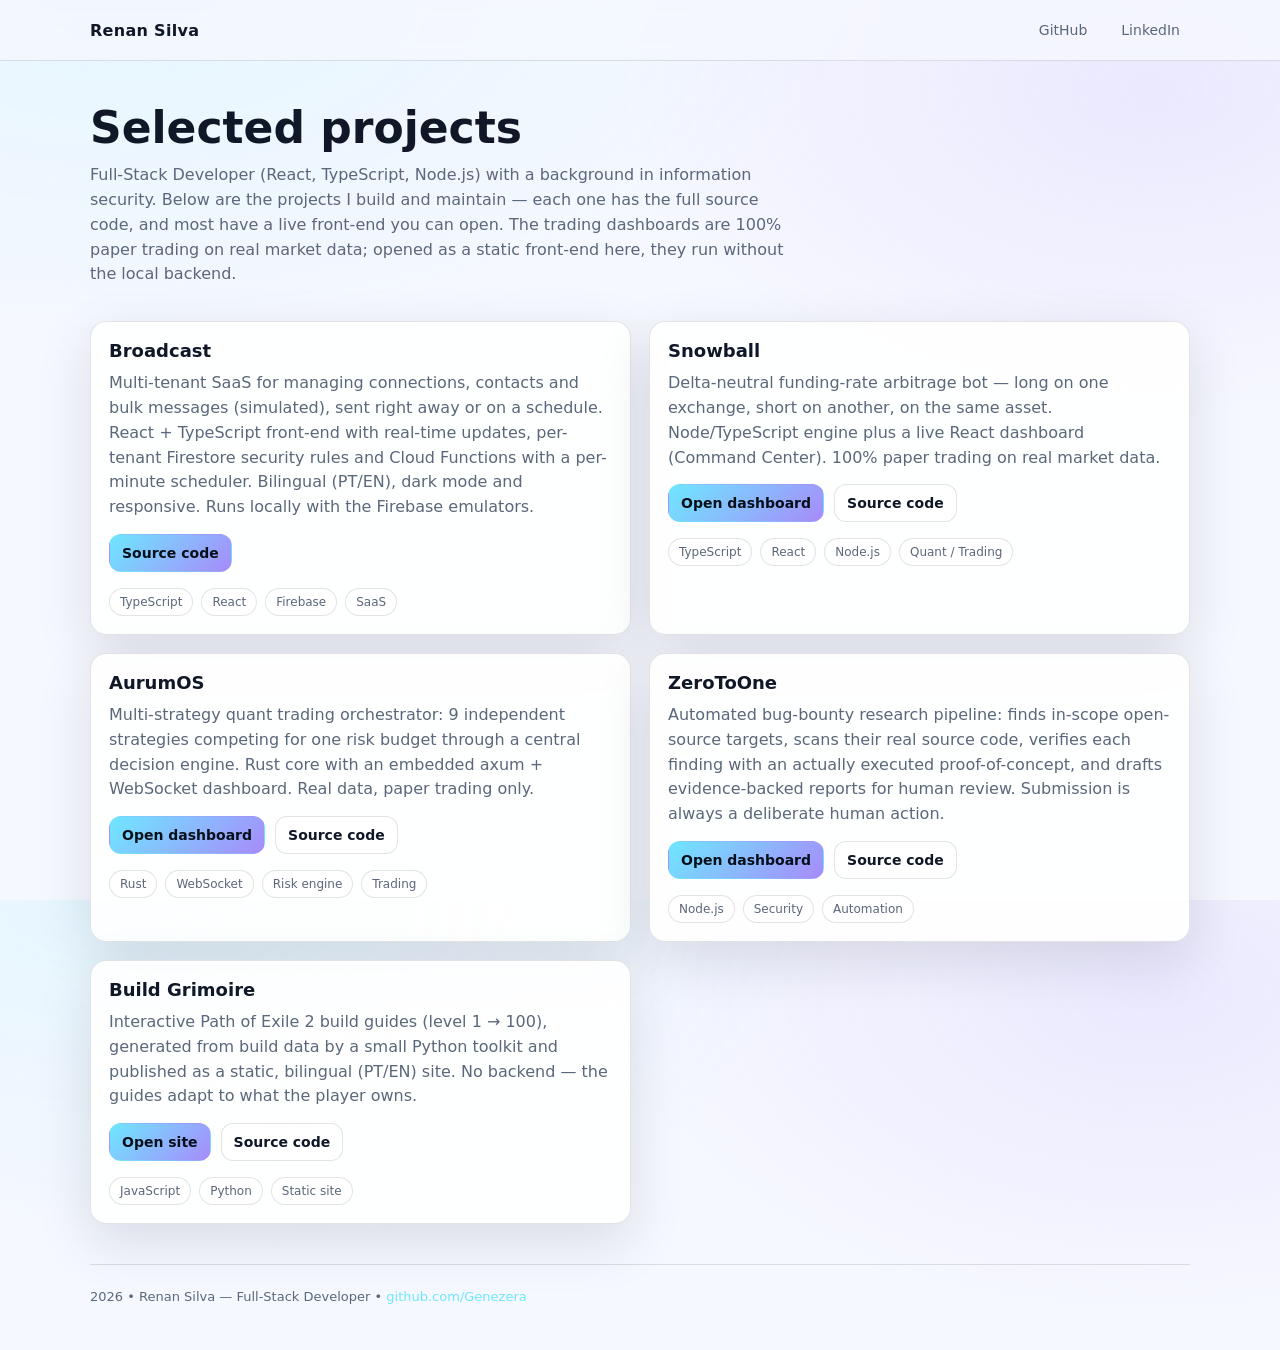
<file: index.html>
<!doctype html>
<html lang="en">
  <head>
    <meta charset="UTF-8" />
    <meta name="viewport" content="width=device-width, initial-scale=1" />
    <meta name="color-scheme" content="dark light" />
    <title>Renan Silva — Portfolio</title>
    <meta
      name="description"
      content="Selected projects by Renan Silva, Full-Stack Developer — a multi-tenant SaaS, quant trading systems, security automation and interactive web apps. Each project links to its source code, most with a live demo."
    />
    <meta name="theme-color" content="#0B1220" />
    <link rel="stylesheet" href="./styles.css" />
    <script type="module" src="./main.js"></script>
  </head>
  <body>
    <header class="top">
      <div class="container top__inner">
        <a class="logo" href="./index.html" aria-label="Home">Renan Silva</a>
        <nav class="top__nav" aria-label="Navigation">
          <a class="top__link" href="https://github.com/Genezera" target="_blank" rel="noreferrer">GitHub</a>
          <a class="top__link" href="https://www.linkedin.com/in/renan-silva-6a026a402" target="_blank" rel="noreferrer">LinkedIn</a>
        </nav>
      </div>
    </header>

    <main class="container">
      <section class="hero">
        <h1 class="hero__title">Selected projects</h1>
        <p class="hero__subtitle">
          Full-Stack Developer (React, TypeScript, Node.js) with a background in
          information security. Below are the projects I build and maintain — each
          one has the full source code, and most have a live front-end you can open. The
          trading dashboards are 100% paper trading on real market data; opened as a
          static front-end here, they run without the local backend.
        </p>
      </section>

      <section class="grid grid--two" aria-label="Project list">
        <article class="card">
          <h2 class="card__title">Broadcast</h2>
          <p class="card__text">
            Multi-tenant SaaS for managing connections, contacts and bulk messages
            (simulated), sent right away or on a schedule. React + TypeScript front-end
            with real-time updates, per-tenant Firestore security rules and Cloud
            Functions with a per-minute scheduler. Bilingual (PT/EN), dark mode and
            responsive. Runs locally with the Firebase emulators.
          </p>
          <div class="card__actions">
            <a class="btn btn--primary" href="https://github.com/Genezera/broadcast" target="_blank" rel="noreferrer">Source code</a>
          </div>
          <ul class="tags" aria-label="Tags">
            <li class="tag">TypeScript</li>
            <li class="tag">React</li>
            <li class="tag">Firebase</li>
            <li class="tag">SaaS</li>
          </ul>
        </article>

        <article class="card">
          <h2 class="card__title">Snowball</h2>
          <p class="card__text">
            Delta-neutral funding-rate arbitrage bot — long on one exchange, short on
            another, on the same asset. Node/TypeScript engine plus a live React
            dashboard (Command Center). 100% paper trading on real market data.
          </p>
          <div class="card__actions">
            <a class="btn btn--primary" href="https://genezera.github.io/Snowball/" target="_blank" rel="noreferrer">Open dashboard</a>
            <a class="btn btn--ghost" href="https://github.com/Genezera/Snowball" target="_blank" rel="noreferrer">Source code</a>
          </div>
          <ul class="tags" aria-label="Tags">
            <li class="tag">TypeScript</li>
            <li class="tag">React</li>
            <li class="tag">Node.js</li>
            <li class="tag">Quant / Trading</li>
          </ul>
        </article>

        <article class="card">
          <h2 class="card__title">AurumOS</h2>
          <p class="card__text">
            Multi-strategy quant trading orchestrator: 9 independent strategies
            competing for one risk budget through a central decision engine. Rust core
            with an embedded axum + WebSocket dashboard. Real data, paper trading only.
          </p>
          <div class="card__actions">
            <a class="btn btn--primary" href="https://genezera.github.io/AurumOS/" target="_blank" rel="noreferrer">Open dashboard</a>
            <a class="btn btn--ghost" href="https://github.com/Genezera/AurumOS" target="_blank" rel="noreferrer">Source code</a>
          </div>
          <ul class="tags" aria-label="Tags">
            <li class="tag">Rust</li>
            <li class="tag">WebSocket</li>
            <li class="tag">Risk engine</li>
            <li class="tag">Trading</li>
          </ul>
        </article>

        <article class="card">
          <h2 class="card__title">ZeroToOne</h2>
          <p class="card__text">
            Automated bug-bounty research pipeline: finds in-scope open-source targets,
            scans their real source code, verifies each finding with an actually
            executed proof-of-concept, and drafts evidence-backed reports for human
            review. Submission is always a deliberate human action.
          </p>
          <div class="card__actions">
            <a class="btn btn--primary" href="https://genezera.github.io/ZeroToOne/" target="_blank" rel="noreferrer">Open dashboard</a>
            <a class="btn btn--ghost" href="https://github.com/Genezera/ZeroToOne" target="_blank" rel="noreferrer">Source code</a>
          </div>
          <ul class="tags" aria-label="Tags">
            <li class="tag">Node.js</li>
            <li class="tag">Security</li>
            <li class="tag">Automation</li>
          </ul>
        </article>

        <article class="card">
          <h2 class="card__title">Build Grimoire</h2>
          <p class="card__text">
            Interactive Path of Exile 2 build guides (level 1 → 100), generated from
            build data by a small Python toolkit and published as a static, bilingual
            (PT/EN) site. No backend — the guides adapt to what the player owns.
          </p>
          <div class="card__actions">
            <a class="btn btn--primary" href="https://genezera.github.io/grimorio-de-builds/" target="_blank" rel="noreferrer">Open site</a>
            <a class="btn btn--ghost" href="https://github.com/Genezera/grimorio-de-builds" target="_blank" rel="noreferrer">Source code</a>
          </div>
          <ul class="tags" aria-label="Tags">
            <li class="tag">JavaScript</li>
            <li class="tag">Python</li>
            <li class="tag">Static site</li>
          </ul>
        </article>
      </section>

      <footer class="footer">
        <p class="footer__text">
          <span data-year></span> • Renan Silva — Full-Stack Developer •
          <a href="https://github.com/Genezera" target="_blank" rel="noreferrer" style="color: var(--accent)">github.com/Genezera</a>
        </p>
      </footer>
    </main>
  </body>
</html>
</file>
<file: styles.css>
*,
*::before,
*::after {
  box-sizing: border-box;
}

:root {
  color-scheme: dark;
  --bg: #070b14;
  --panel: #0b1220;
  --text: #e6edf7;
  --muted: #9fb0c6;
  --border: rgba(255, 255, 255, 0.08);
  --accent: #6ee7ff;
  --accent2: #a78bfa;
  --shadow: 0 18px 55px rgba(0, 0, 0, 0.35);
  --radius: 16px;
}

@media (prefers-color-scheme: light) {
  :root {
    color-scheme: light;
    --bg: #f6f8ff;
    --panel: #ffffff;
    --text: #101828;
    --muted: #5b677a;
    --border: rgba(16, 24, 40, 0.12);
    --shadow: 0 18px 55px rgba(16, 24, 40, 0.12);
  }
}

html,
body {
  height: 100%;
}

body {
  margin: 0;
  font-family: ui-sans-serif, system-ui, -apple-system, Segoe UI, Roboto, Arial,
    "Noto Sans", "Liberation Sans", sans-serif;
  background: radial-gradient(1200px 600px at 10% 0%, rgba(110, 231, 255, 0.12), transparent 60%),
    radial-gradient(900px 550px at 90% 10%, rgba(167, 139, 250, 0.14), transparent 60%),
    var(--bg);
  color: var(--text);
}

a {
  color: inherit;
  text-decoration: none;
}

.container {
  width: min(1100px, calc(100% - 32px));
  margin: 0 auto;
}

.top {
  position: sticky;
  top: 0;
  z-index: 5;
  backdrop-filter: blur(10px);
  background: color-mix(in srgb, var(--bg) 80%, transparent);
  border-bottom: 1px solid var(--border);
}

.top__inner {
  display: flex;
  align-items: center;
  justify-content: space-between;
  padding: 14px 0;
}

.logo {
  font-weight: 700;
  letter-spacing: 0.3px;
}

.top__nav {
  display: flex;
  gap: 14px;
}

.top__link {
  font-size: 14px;
  color: var(--muted);
  padding: 8px 10px;
  border-radius: 10px;
}

.top__link:hover {
  color: var(--text);
  background: color-mix(in srgb, var(--panel) 75%, transparent);
}

.hero {
  padding: 44px 0 24px;
}

.hero__title {
  margin: 0;
  font-size: clamp(28px, 4vw, 44px);
  line-height: 1.05;
}

.hero__subtitle {
  margin: 12px 0 0;
  max-width: 70ch;
  color: var(--muted);
  line-height: 1.55;
}

.grid {
  display: grid;
  grid-template-columns: repeat(3, minmax(0, 1fr));
  gap: 18px;
  padding: 10px 0 40px;
}

@media (max-width: 900px) {
  .grid {
    grid-template-columns: repeat(2, minmax(0, 1fr));
  }
}

@media (max-width: 620px) {
  .grid {
    grid-template-columns: 1fr;
  }
}

.card {
  background: color-mix(in srgb, var(--panel) 90%, transparent);
  border: 1px solid var(--border);
  border-radius: var(--radius);
  padding: 18px;
  box-shadow: var(--shadow);
}

.card__title {
  margin: 0;
  font-size: 18px;
}

.card__text {
  margin: 10px 0 0;
  color: var(--muted);
  line-height: 1.55;
  min-height: 48px;
}

.card__actions {
  display: flex;
  gap: 10px;
  margin-top: 14px;
  flex-wrap: wrap;
}

.btn {
  display: inline-flex;
  align-items: center;
  justify-content: center;
  gap: 8px;
  padding: 10px 12px;
  border-radius: 12px;
  border: 1px solid transparent;
  font-weight: 600;
  font-size: 14px;
}

.btn--primary {
  background: linear-gradient(135deg, var(--accent), var(--accent2));
  color: #06101a;
}

.btn--ghost {
  border-color: var(--border);
  background: color-mix(in srgb, var(--panel) 60%, transparent);
  color: var(--text);
}

.btn--ghost:hover {
  border-color: color-mix(in srgb, var(--accent) 35%, var(--border));
}

.tags {
  list-style: none;
  padding: 0;
  margin: 16px 0 0;
  display: flex;
  flex-wrap: wrap;
  gap: 8px;
}

.tag {
  font-size: 12px;
  color: var(--muted);
  border: 1px solid var(--border);
  padding: 6px 10px;
  border-radius: 999px;
  background: color-mix(in srgb, var(--panel) 55%, transparent);
}

.footer {
  padding: 24px 0 46px;
  border-top: 1px solid var(--border);
}

.footer__text {
  margin: 0;
  color: var(--muted);
  font-size: 13px;
}

.grid--two {
  grid-template-columns: repeat(2, minmax(0, 1fr));
}

@media (max-width: 720px) {
  .grid--two {
    grid-template-columns: 1fr;
  }
}
</file>
